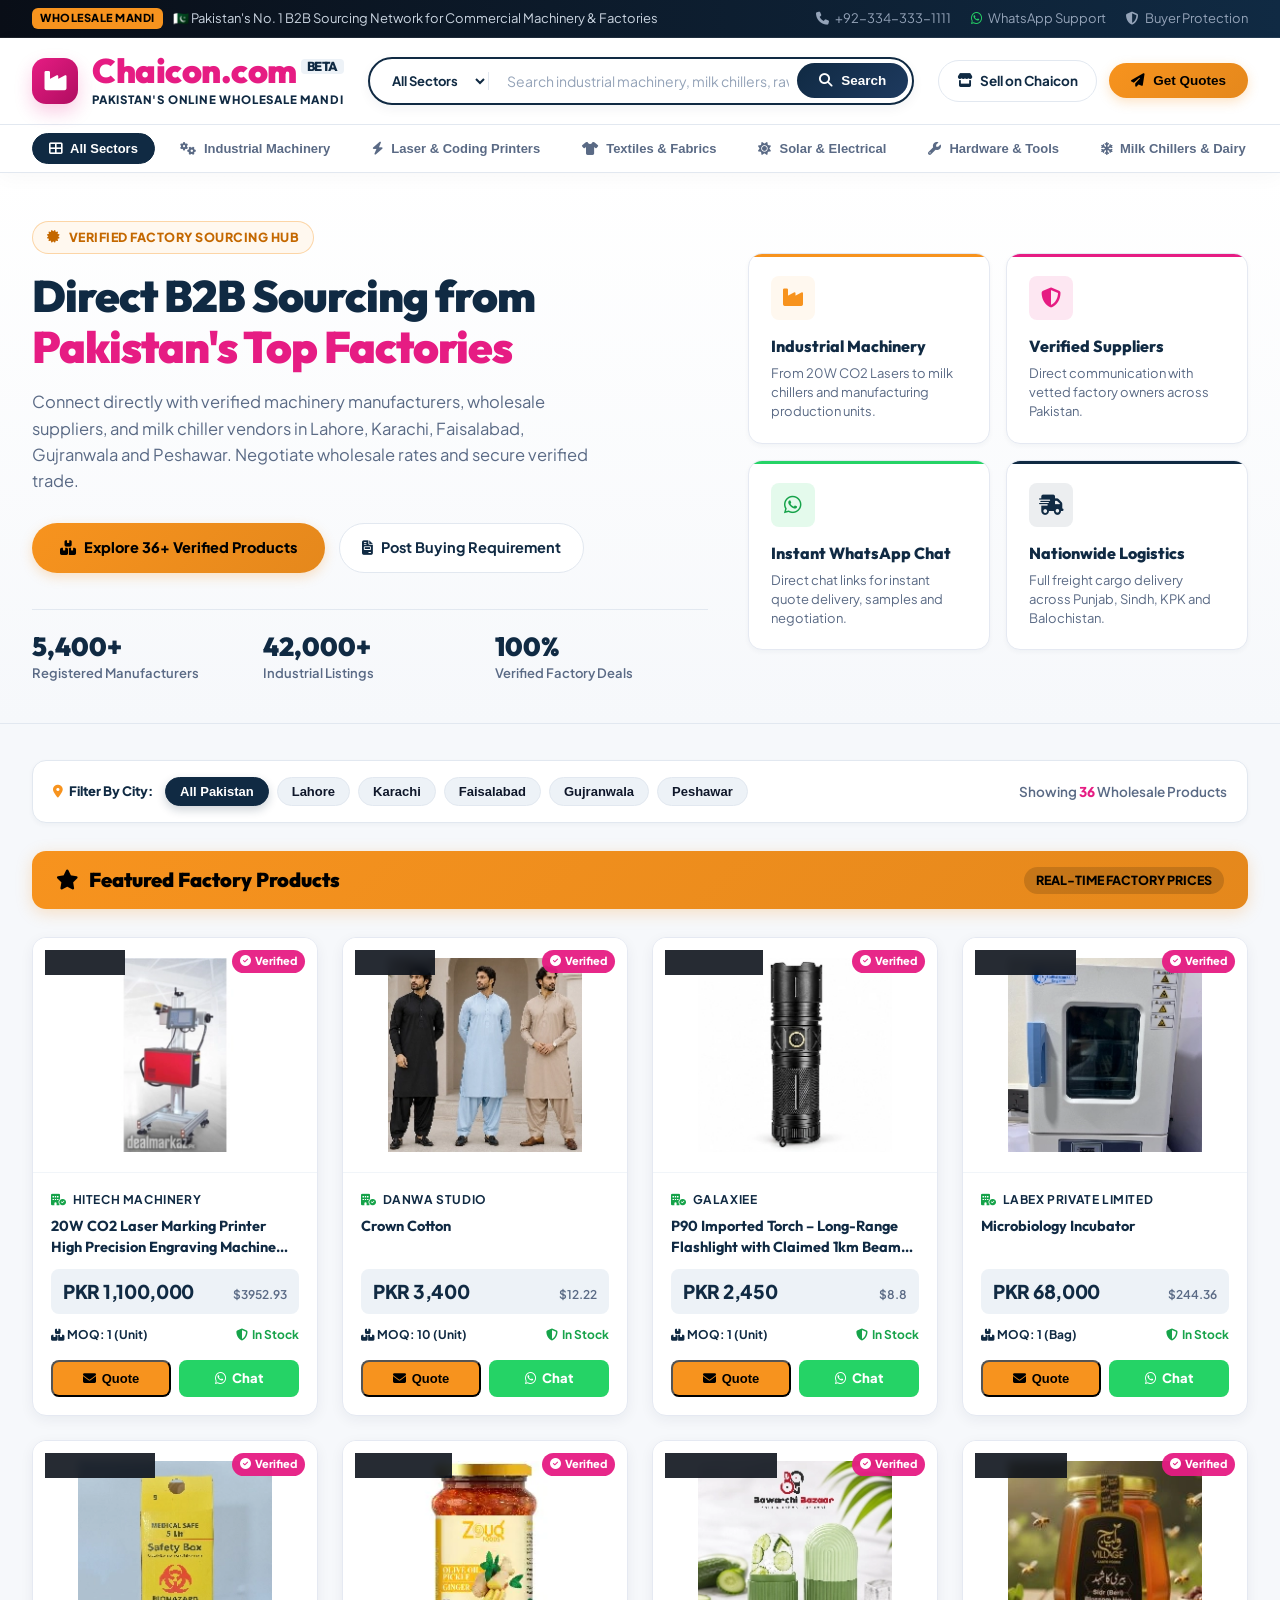
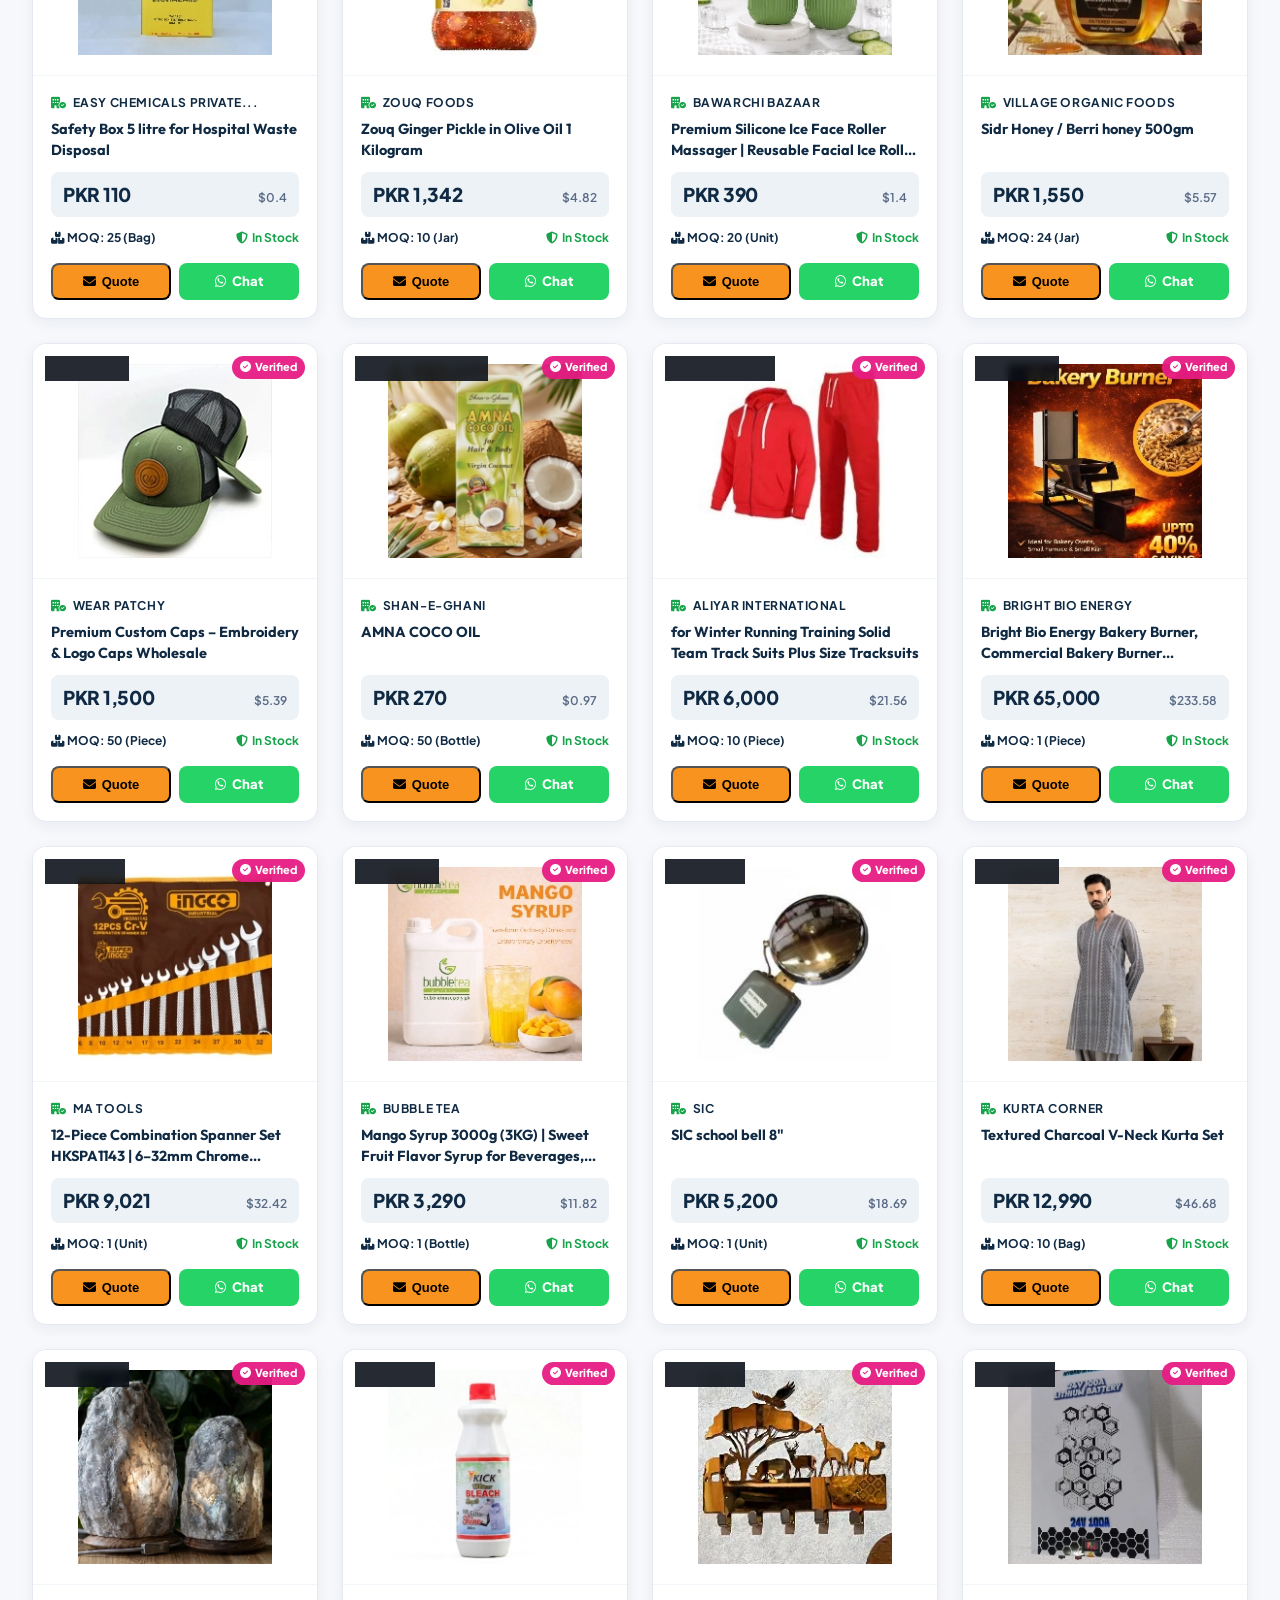
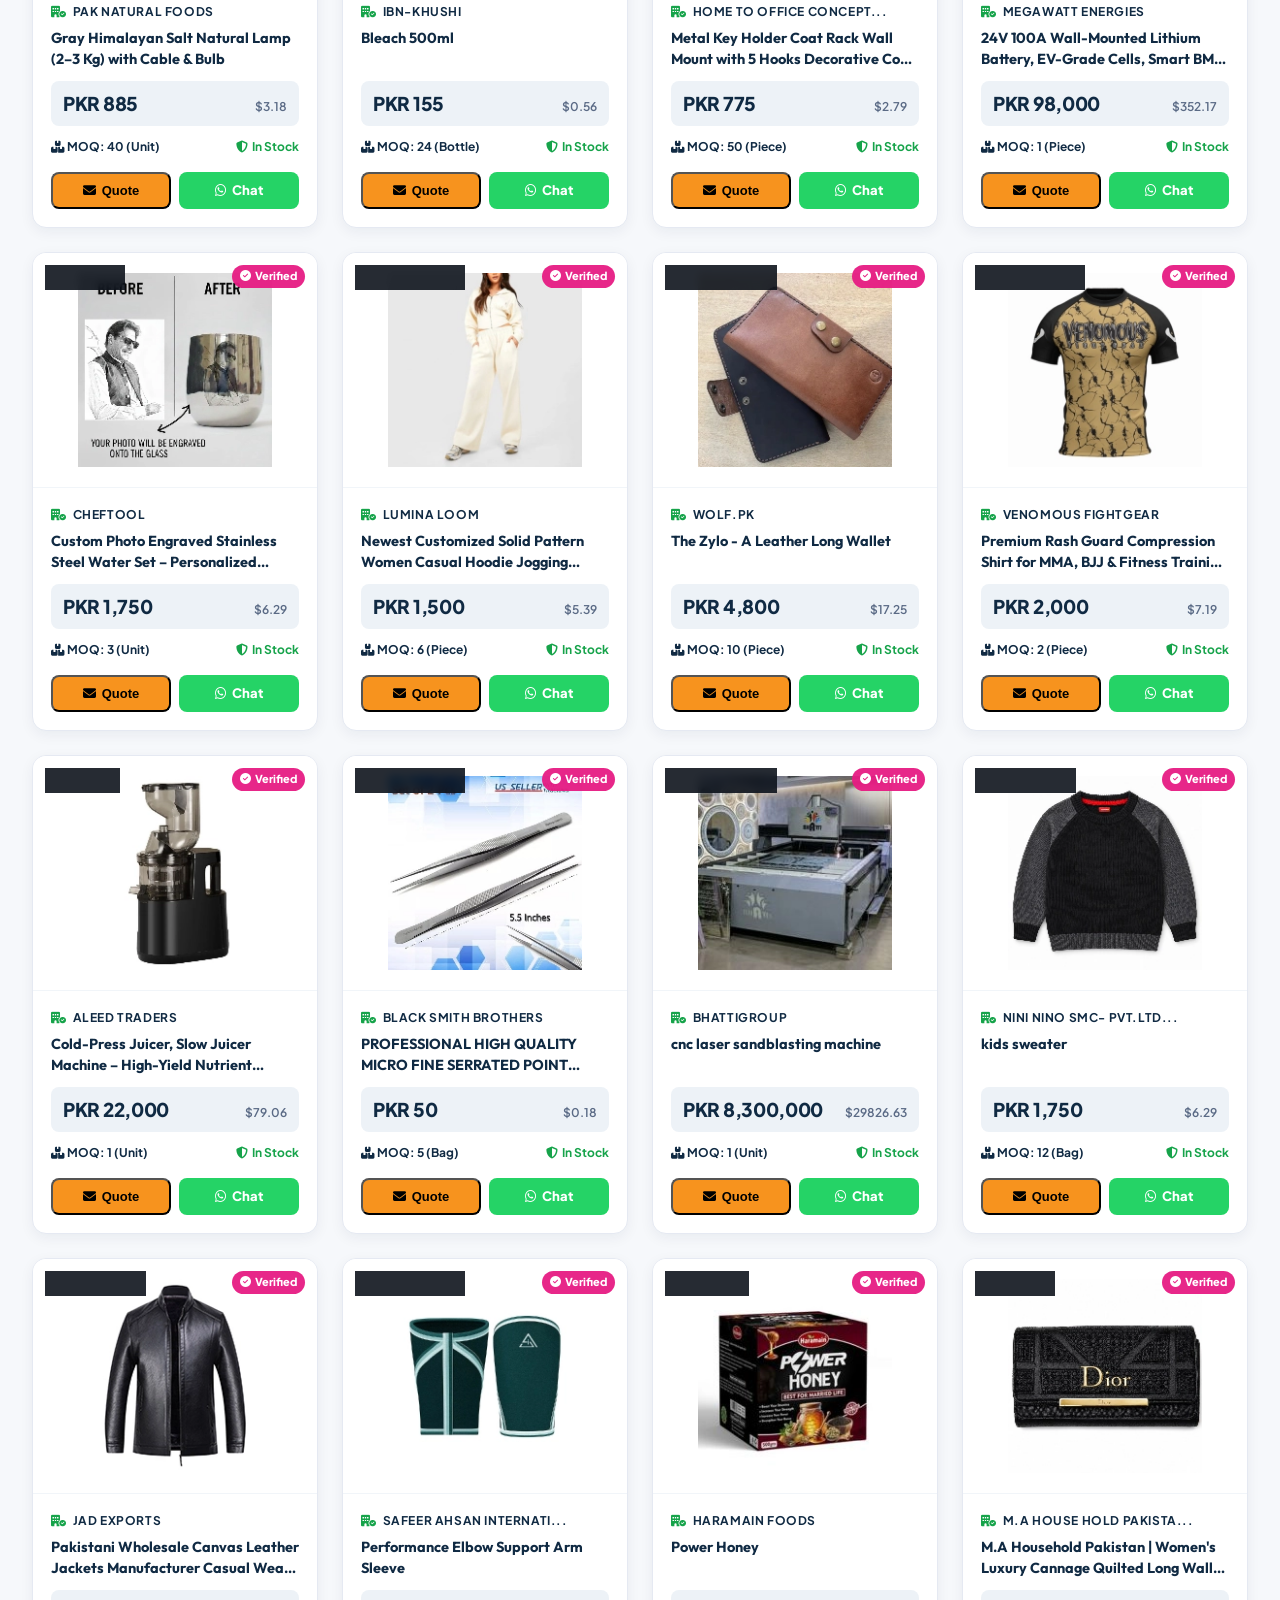
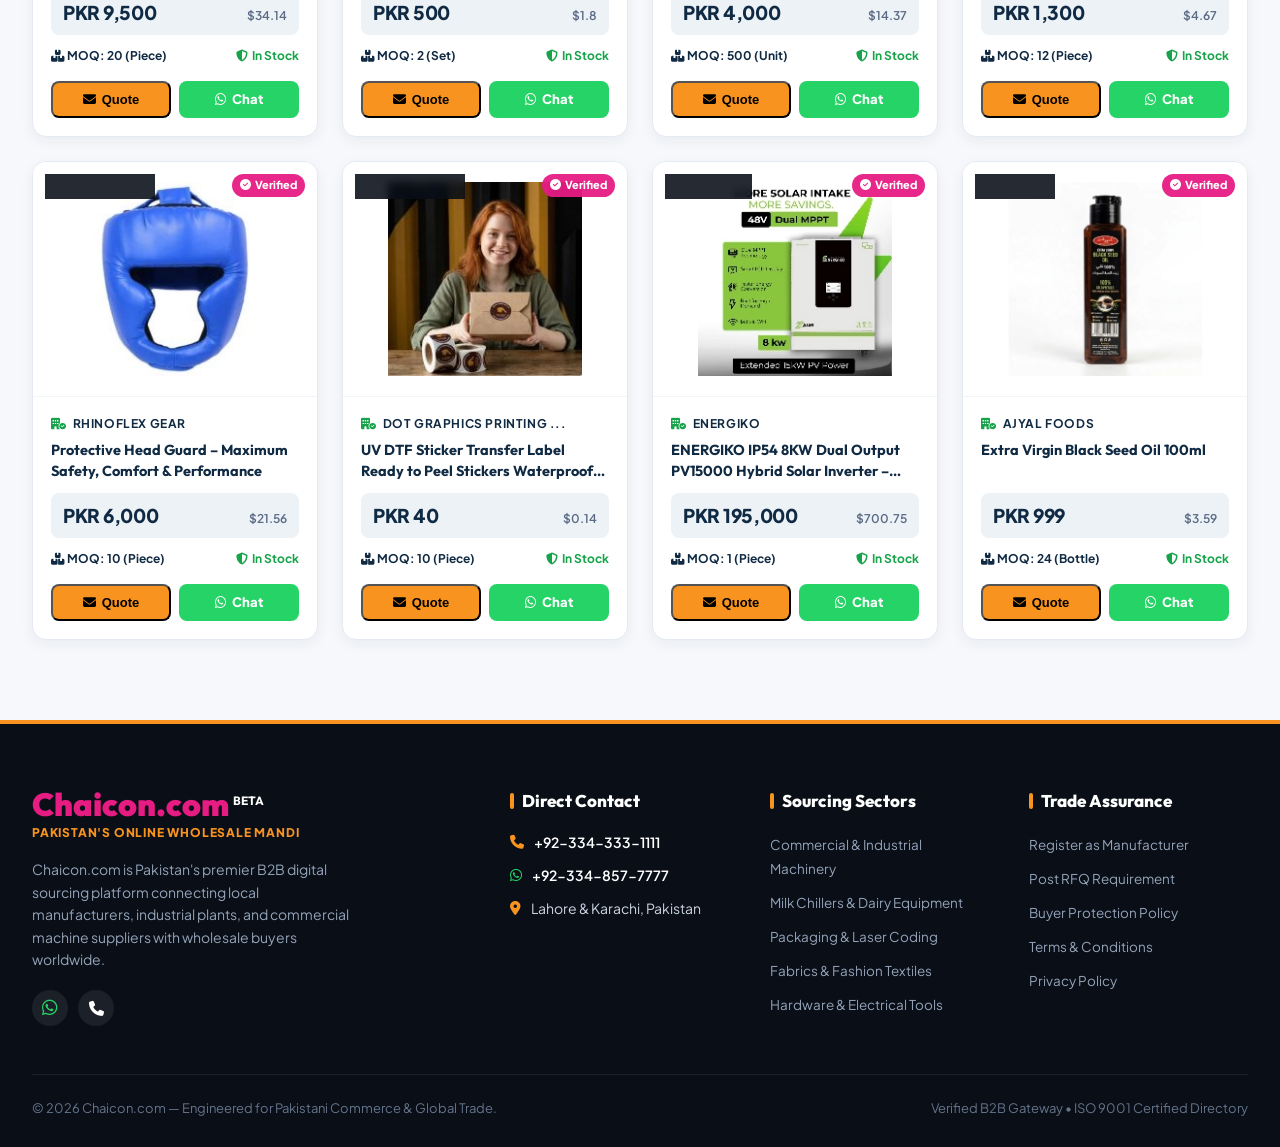
<file: index.html>
<!DOCTYPE html>
<html lang="en">
<head>
  <meta charset="UTF-8">
  <meta name="viewport" content="width=device-width, initial-scale=1.0">
  <title>Chaicon.com | Pakistan's Premier B2B Wholesale Mandi</title>
  <link rel="icon" href="assets/images/favicon-32x32.png" type="image/png">
  
  <!-- Premium Fonts -->
  <link rel="preconnect" href="https://fonts.googleapis.com">
  <link rel="preconnect" href="https://fonts.gstatic.com" crossorigin>
  <link href="https://fonts.googleapis.com/css2?family=Plus+Jakarta+Sans:wght@300;400;500;600;700;800&family=Outfit:wght@500;600;700;800;900&display=swap" rel="stylesheet">
  
  <!-- Font Awesome 6 Icons -->
  <link rel="stylesheet" href="https://cdnjs.cloudflare.com/ajax/libs/font-awesome/6.5.1/css/all.min.css">

  <style>
    /* ==========================================================
       CHAICON AUTHENTIC PREMIUM THEME
       Brand Magenta (#e61c83) | Warning Orange (#f7931e) | Deep Charcoal (#102a43)
       ========================================================== */
    :root {
      --brand-magenta: #e61c83;
      --brand-magenta-dark: #c01269;
      --brand-magenta-glow: rgba(230, 28, 131, 0.22);
      
      --brand-orange: #f7931e;
      --brand-orange-hover: #e5881c;
      --brand-orange-light: #fff8ef;
      --brand-orange-glow: rgba(247, 147, 30, 0.25);
      
      --brand-navy: #102a43;
      --brand-navy-light: #1e3a5f;
      --brand-dark: #090e17;
      
      --bg-page: #f6f8fb;
      --surface-white: #ffffff;
      --surface-subtle: #edf2f7;
      
      --text-dark: #0f172a;
      --text-muted: #5a6a85;
      --text-light: #94a3b8;
      
      --border-color: #e2e8f0;
      --border-card: #e5e9f2;
      
      --whatsapp-green: #25d366;
      --whatsapp-hover: #1eb855;
      
      --radius-xs: 6px;
      --radius-sm: 8px;
      --radius-md: 14px;
      --radius-lg: 20px;
      --radius-pill: 9999px;
      
      --shadow-subtle: 0 2px 5px rgba(16, 42, 67, 0.04);
      --shadow-card: 0 4px 14px rgba(16, 42, 67, 0.06);
      --shadow-hover: 0 16px 32px rgba(16, 42, 67, 0.12), 0 4px 8px rgba(0,0,0,0.04);
      --shadow-btn: 0 4px 12px var(--brand-orange-glow);
      
      --transition: all 0.28s cubic-bezier(0.4, 0, 0.2, 1);
    }

    * {
      box-sizing: border-box;
      margin: 0;
      padding: 0;
    }

    body {
      font-family: 'Plus Jakarta Sans', sans-serif;
      background-color: var(--bg-page);
      color: var(--text-dark);
      line-height: 1.5;
      overflow-x: hidden;
      -webkit-font-smoothing: antialiased;
    }

    h1, h2, h3, h4, .brand-logo-text {
      font-family: 'Outfit', sans-serif;
    }

    a {
      text-decoration: none;
      color: inherit;
      transition: var(--transition);
    }

    .container {
      width: 100%;
      max-width: 100%;
      margin: 0;
      padding: 0 32px;
    }

    /* TOP ANNOUNCEMENT BAR */
    .top-bar {
      background: linear-gradient(90deg, #090e17 0%, #102a43 100%);
      color: #cbd5e1;
      font-size: 13px;
      padding: 8px 0;
      border-bottom: 1px solid rgba(255,255,255,0.08);
    }
    .top-bar-inner {
      display: flex;
      justify-content: space-between;
      align-items: center;
      flex-wrap: wrap;
      gap: 12px;
    }
    .top-left {
      display: flex;
      align-items: center;
      gap: 10px;
    }
    .top-tag {
      background: var(--brand-orange);
      color: #000;
      font-weight: 800;
      font-size: 11px;
      padding: 2px 8px;
      border-radius: var(--radius-xs);
      letter-spacing: 0.5px;
      text-transform: uppercase;
    }
    .top-right {
      display: flex;
      align-items: center;
      gap: 20px;
      font-size: 13px;
    }
    .top-right a {
      display: inline-flex;
      align-items: center;
      gap: 6px;
      color: #94a3b8;
    }
    .top-right a:hover {
      color: var(--brand-orange);
    }

    /* MAIN HEADER */
    .site-header {
      background: rgba(255, 255, 255, 0.98);
      backdrop-filter: blur(12px);
      border-bottom: 1px solid var(--border-color);
      position: sticky;
      top: 0;
      z-index: 1000;
      box-shadow: 0 4px 20px rgba(0,0,0,0.03);
    }
    .header-main {
      padding: 16px 0;
      display: flex;
      align-items: center;
      justify-content: space-between;
      gap: 24px;
    }

    /* BRAND LOGO */
    .brand-group {
      display: flex;
      align-items: center;
      gap: 14px;
      text-decoration: none;
    }
    .brand-icon-box {
      width: 46px;
      height: 46px;
      border-radius: var(--radius-md);
      background: linear-gradient(135deg, var(--brand-magenta) 0%, #b00d60 100%);
      display: flex;
      align-items: center;
      justify-content: center;
      color: #ffffff;
      font-size: 22px;
      box-shadow: 0 8px 18px var(--brand-magenta-glow);
    }
    .brand-meta {
      display: flex;
      flex-direction: column;
    }
    .brand-logo-text {
      font-size: 34px;
      font-weight: 900;
      color: var(--brand-magenta);
      line-height: 1;
      letter-spacing: -0.5px;
      display: inline-flex;
      align-items: baseline;
    }
    .brand-logo-text sup {
      font-size: 13px;
      font-weight: 800;
      color: var(--brand-navy);
      margin-left: 4px;
      position: relative;
      top: -12px;
      background: var(--surface-subtle);
      padding: 1px 6px;
      border-radius: 4px;
    }
    .brand-tagline {
      font-size: 11.5px;
      font-weight: 800;
      color: var(--brand-navy);
      text-transform: uppercase;
      letter-spacing: 0.8px;
      margin-top: 3px;
    }

    /* SEARCH BAR */
    .header-search {
      flex: 1;
      max-width: 620px;
    }
    .search-pill-box {
      display: flex;
      align-items: center;
      background: #ffffff;
      border: 2px solid var(--brand-navy);
      border-radius: var(--radius-pill);
      padding: 3px 4px 3px 18px;
      box-shadow: 0 4px 12px rgba(16, 42, 67, 0.05);
      transition: var(--transition);
    }
    .search-pill-box:focus-within {
      border-color: var(--brand-orange);
      box-shadow: 0 0 0 4px var(--brand-orange-glow);
    }
    .search-category-select {
      background: transparent;
      border: none;
      font-size: 13px;
      font-weight: 700;
      color: var(--brand-navy);
      outline: none;
      cursor: pointer;
      padding-right: 12px;
      border-right: 1px solid #e2e8f0;
      margin-right: 10px;
      font-family: inherit;
    }
    .search-input {
      flex: 1;
      border: none;
      background: transparent;
      padding: 10px 8px;
      font-size: 14px;
      color: var(--text-dark);
      outline: none;
      font-family: inherit;
    }
    .search-input::placeholder {
      color: #94a3b8;
    }
    .search-action-btn {
      background: linear-gradient(135deg, var(--brand-navy) 0%, #1e3a5f 100%);
      color: #ffffff;
      border: none;
      border-radius: var(--radius-pill);
      padding: 10px 22px;
      font-weight: 700;
      font-size: 13.5px;
      cursor: pointer;
      display: flex;
      align-items: center;
      gap: 8px;
      transition: var(--transition);
    }
    .search-action-btn:hover {
      background: linear-gradient(135deg, var(--brand-orange) 0%, var(--brand-orange-hover) 100%);
      color: #000;
      box-shadow: var(--shadow-btn);
    }

    /* HEADER ACTIONS */
    .header-actions {
      display: flex;
      align-items: center;
      gap: 12px;
    }
    .btn-seller-link {
      background: #ffffff;
      border: 1.5px solid var(--border-color);
      color: var(--brand-navy);
      padding: 10px 18px;
      border-radius: var(--radius-pill);
      font-size: 13.5px;
      font-weight: 700;
      display: inline-flex;
      align-items: center;
      gap: 8px;
      transition: var(--transition);
    }
    .btn-seller-link:hover {
      border-color: var(--brand-magenta);
      color: var(--brand-magenta);
      background: rgba(230, 28, 131, 0.04);
    }
    .btn-rfq-quote {
      background: linear-gradient(135deg, var(--brand-orange) 0%, var(--brand-orange-hover) 100%);
      color: #000000;
      padding: 10px 22px;
      border-radius: var(--radius-pill);
      font-size: 13.5px;
      font-weight: 800;
      display: inline-flex;
      align-items: center;
      gap: 8px;
      box-shadow: var(--shadow-btn);
      border: none;
      cursor: pointer;
      transition: var(--transition);
    }
    .btn-rfq-quote:hover {
      transform: translateY(-2px);
      box-shadow: 0 8px 18px var(--brand-orange-glow);
      color: #ffffff;
    }

    /* SUB-NAV SECTORS STRIP */
    .subnav-sectors {
      background: #ffffff;
      border-top: 1px solid var(--border-color);
      padding: 8px 0;
    }
    .subnav-sectors .container {
      display: flex;
      align-items: center;
      gap: 8px;
      overflow-x: auto;
      scrollbar-width: none;
    }
    .subnav-sectors .container::-webkit-scrollbar { display: none; }
    
    .sector-pill {
      display: inline-flex;
      align-items: center;
      gap: 8px;
      padding: 7px 16px;
      border-radius: var(--radius-pill);
      font-size: 13px;
      font-weight: 600;
      color: var(--text-muted);
      background: transparent;
      border: 1px solid transparent;
      white-space: nowrap;
      cursor: pointer;
      transition: var(--transition);
    }
    .sector-pill:hover {
      color: var(--brand-navy);
      background: var(--surface-subtle);
    }
    .sector-pill.active {
      background: var(--brand-navy);
      color: #ffffff;
      border-color: var(--brand-navy);
    }

    /* HERO SHOWCASE SECTION */
    .hero-showcase {
      background: linear-gradient(180deg, #ffffff 0%, var(--bg-page) 100%);
      padding: 48px 0 40px;
      border-bottom: 1px solid var(--border-color);
      position: relative;
    }
    .hero-layout {
      display: grid;
      grid-template-columns: 1.15fr 0.85fr;
      gap: 40px;
      align-items: center;
    }
    .hero-pill-badge {
      display: inline-flex;
      align-items: center;
      gap: 8px;
      background: var(--brand-orange-light);
      border: 1px solid rgba(247, 147, 30, 0.35);
      color: #c46800;
      padding: 6px 14px;
      border-radius: var(--radius-pill);
      font-size: 12.5px;
      font-weight: 800;
      text-transform: uppercase;
      letter-spacing: 0.5px;
      margin-bottom: 16px;
    }
    .hero-title {
      font-size: 44px;
      font-weight: 900;
      color: var(--brand-navy);
      line-height: 1.18;
      letter-spacing: -1px;
      margin-bottom: 16px;
    }
    .hero-title .highlight-magenta {
      color: var(--brand-magenta);
      position: relative;
    }
    .hero-desc {
      font-size: 16.5px;
      color: var(--text-muted);
      line-height: 1.6;
      margin-bottom: 28px;
      max-width: 580px;
    }
    .hero-btn-row {
      display: flex;
      gap: 14px;
      flex-wrap: wrap;
    }

    /* HERO STATS BAR */
    .hero-stats-row {
      display: grid;
      grid-template-columns: repeat(3, 1fr);
      gap: 18px;
      margin-top: 36px;
      padding-top: 24px;
      border-top: 1px solid var(--border-color);
    }
    .stat-box h3 {
      font-size: 26px;
      font-weight: 900;
      color: var(--brand-navy);
      line-height: 1;
    }
    .stat-box p {
      font-size: 13px;
      color: var(--text-muted);
      margin-top: 4px;
      font-weight: 600;
    }

    /* VALUE PROPOSITIONS 2x2 GRID */
    .hero-cards-grid {
      display: grid;
      grid-template-columns: 1fr 1fr;
      gap: 16px;
    }
    .value-box {
      background: #ffffff;
      border: 1px solid var(--border-card);
      border-radius: var(--radius-md);
      padding: 22px;
      box-shadow: var(--shadow-subtle);
      transition: var(--transition);
      position: relative;
      overflow: hidden;
    }
    .value-box:hover {
      transform: translateY(-4px);
      box-shadow: var(--shadow-hover);
      border-color: var(--brand-orange);
    }
    .value-box-top-border {
      position: absolute;
      top: 0;
      left: 0;
      right: 0;
      height: 3px;
    }
    .border-orange { background: var(--brand-orange); }
    .border-magenta { background: var(--brand-magenta); }
    .border-navy { background: var(--brand-navy); }
    .border-green { background: var(--whatsapp-green); }

    .value-icon {
      width: 44px;
      height: 44px;
      border-radius: var(--radius-sm);
      display: flex;
      align-items: center;
      justify-content: center;
      font-size: 20px;
      margin-bottom: 14px;
    }
    .icon-bg-orange { background: var(--brand-orange-light); color: var(--brand-orange); }
    .icon-bg-magenta { background: rgba(230, 28, 131, 0.1); color: var(--brand-magenta); }
    .icon-bg-navy { background: rgba(16, 42, 67, 0.08); color: var(--brand-navy); }
    .icon-bg-green { background: rgba(37, 211, 102, 0.12); color: #16a34a; }

    .value-box h4 {
      font-size: 16px;
      font-weight: 800;
      color: var(--brand-navy);
      margin-bottom: 6px;
    }
    .value-box p {
      font-size: 13px;
      color: var(--text-muted);
      line-height: 1.45;
    }

    /* FILTER & SEARCH CONTROL BAR */
    .filter-ctrl-bar {
      margin-top: 36px;
      margin-bottom: 28px;
    }
    .filter-ctrl-inner {
      background: #ffffff;
      border: 1px solid var(--border-color);
      border-radius: var(--radius-md);
      padding: 16px 20px;
      display: flex;
      align-items: center;
      justify-content: space-between;
      flex-wrap: wrap;
      gap: 16px;
      box-shadow: var(--shadow-subtle);
    }
    .city-pills-wrap {
      display: flex;
      align-items: center;
      gap: 8px;
      flex-wrap: wrap;
    }
    .filter-label {
      font-size: 13px;
      font-weight: 800;
      color: var(--brand-navy);
      display: flex;
      align-items: center;
      gap: 6px;
      margin-right: 4px;
    }
    .city-filter-btn {
      padding: 6px 14px;
      border-radius: var(--radius-pill);
      font-size: 13px;
      font-weight: 600;
      border: 1px solid var(--border-color);
      background: var(--surface-subtle);
      color: var(--text-dark);
      cursor: pointer;
      transition: var(--transition);
    }
    .city-filter-btn:hover {
      background: #ffffff;
      border-color: var(--brand-navy);
    }
    .city-filter-btn.active {
      background: var(--brand-navy);
      color: #ffffff;
      border-color: var(--brand-navy);
      box-shadow: 0 4px 10px rgba(16, 42, 67, 0.2);
    }
    .filter-meta-count {
      font-size: 13.5px;
      color: var(--text-muted);
      font-weight: 600;
    }
    .filter-meta-count strong {
      color: var(--brand-magenta);
      font-weight: 800;
    }

    /* SECTION ORANGE HEADER STRIP (CHAICON ORIGINAL SIGNATURE) */
    .section-banner-heading {
      background: linear-gradient(135deg, var(--brand-orange) 0%, var(--brand-orange-hover) 100%);
      color: #000000;
      padding: 14px 24px;
      border-radius: var(--radius-md);
      display: flex;
      align-items: center;
      justify-content: space-between;
      margin-bottom: 28px;
      box-shadow: 0 4px 16px var(--brand-orange-glow);
    }
    .section-banner-heading h3 {
      font-size: 20px;
      font-weight: 900;
      color: #000000;
      display: flex;
      align-items: center;
      gap: 10px;
      margin: 0;
    }
    .section-banner-badge {
      background: rgba(0, 0, 0, 0.15);
      color: #000;
      padding: 4px 12px;
      border-radius: var(--radius-pill);
      font-size: 12.5px;
      font-weight: 800;
      text-transform: uppercase;
    }

    /* MAIN PRODUCT SECTION */
    .product-showcase-section {
      padding-bottom: 80px;
    }
    .product-grid-layout {
      display: grid;
      grid-template-columns: repeat(auto-fill, minmax(285px, 1fr));
      gap: 24px;
    }

    /* HIGH-CONVERTING PRODUCT CARD */
    .catalog-card {
      background: #ffffff;
      border: 1px solid var(--border-card);
      border-radius: var(--radius-md);
      overflow: hidden;
      display: flex;
      flex-direction: column;
      position: relative;
      transition: var(--transition);
      box-shadow: var(--shadow-card);
    }
    .catalog-card:hover {
      transform: translateY(-6px);
      box-shadow: var(--shadow-hover);
      border-color: var(--brand-orange);
    }

    /* CARD IMAGE WRAPPER */
    .card-photo-box {
      width: 100%;
      height: 235px;
      background: #ffffff;
      display: flex;
      align-items: center;
      justify-content: center;
      padding: 20px;
      position: relative;
      border-bottom: 1px solid #f1f5f9;
      overflow: hidden;
    }
    .card-photo-box img {
      max-width: 100%;
      max-height: 100%;
      object-fit: contain;
      transition: transform 0.4s cubic-bezier(0.165, 0.84, 0.44, 1);
    }
    .catalog-card:hover .card-photo-box img {
      transform: scale(1.08);
    }

    /* CARD BADGES */
    .badge-city-loc {
      position: absolute;
      top: 12px;
      left: 12px;
      background: rgba(9, 14, 23, 0.88);
      backdrop-filter: blur(4px);
      color: #ffffff;
      font-size: 11px;
      font-weight: 700;
      padding: 4px 9px;
      border-radius: var(--radius-pill);
      text-transform: uppercase;
      letter-spacing: 0.4px;
      display: flex;
      align-items: center;
      gap: 5px;
      z-index: 2;
    }
    .badge-city-loc i {
      color: var(--brand-orange);
    }

    .badge-verified-tag {
      position: absolute;
      top: 12px;
      right: 12px;
      background: rgba(230, 28, 131, 0.95);
      color: #ffffff;
      font-size: 11px;
      font-weight: 800;
      padding: 3px 8px;
      border-radius: var(--radius-pill);
      display: flex;
      align-items: center;
      gap: 4px;
      z-index: 2;
    }

    /* CARD BODY DETAILS */
    .card-details-box {
      padding: 18px;
      display: flex;
      flex-direction: column;
      flex: 1;
    }

    .seller-brand-heading {
      font-size: 12px;
      font-weight: 700;
      color: var(--brand-navy);
      text-transform: uppercase;
      letter-spacing: 0.6px;
      margin-bottom: 6px;
      display: flex;
      align-items: center;
      gap: 6px;
    }
    .seller-brand-heading i {
      color: #16a34a;
    }

    .card-item-title {
      font-size: 14.5px;
      font-weight: 700;
      color: var(--brand-navy);
      line-height: 1.45;
      margin-bottom: 12px;
      display: -webkit-box;
      -webkit-line-clamp: 2;
      -webkit-box-orient: vertical;
      overflow: hidden;
      min-height: 42px;
    }

    /* PRICE BOX */
    .price-strip-box {
      background: var(--surface-subtle);
      border-radius: var(--radius-sm);
      padding: 8px 12px;
      margin-bottom: 12px;
      display: flex;
      align-items: baseline;
      justify-content: space-between;
    }
    .pkr-main-rate {
      font-size: 19px;
      font-weight: 900;
      color: var(--brand-navy);
      letter-spacing: -0.3px;
    }
    .usd-approx-rate {
      font-size: 12px;
      color: var(--text-muted);
      font-weight: 600;
    }

    /* MOQ & STOCK */
    .meta-moq-info {
      display: flex;
      align-items: center;
      justify-content: space-between;
      font-size: 12px;
      color: var(--text-muted);
      margin-bottom: 16px;
    }
    .moq-tag-box {
      font-weight: 700;
      color: var(--brand-navy);
    }
    .stock-tag-box {
      color: #16a34a;
      font-weight: 700;
      display: flex;
      align-items: center;
      gap: 4px;
    }

    /* CARD BUTTON ACTIONS */
    .card-cta-group {
      display: grid;
      grid-template-columns: 1fr 1fr;
      gap: 8px;
      margin-top: auto;
    }
    .btn-card-rfq {
      background: var(--brand-orange);
      color: #000000;
      font-size: 13px;
      font-weight: 800;
      padding: 9px 0;
      border-radius: var(--radius-sm);
      text-align: center;
      display: flex;
      align-items: center;
      justify-content: center;
      gap: 6px;
      transition: var(--transition);
      cursor: pointer;
    }
    .btn-card-rfq:hover {
      background: var(--brand-orange-hover);
      color: #ffffff;
    }
    .btn-card-whatsapp {
      background: var(--whatsapp-green);
      color: #ffffff;
      font-size: 13px;
      font-weight: 800;
      padding: 9px 0;
      border-radius: var(--radius-sm);
      text-align: center;
      display: flex;
      align-items: center;
      justify-content: center;
      gap: 6px;
      transition: var(--transition);
      cursor: pointer;
    }
    .btn-card-whatsapp:hover {
      background: var(--whatsapp-hover);
      box-shadow: 0 4px 10px rgba(37, 211, 102, 0.3);
    }

    /* INQUIRY POPUP MODAL */
    .inquiry-overlay {
      position: fixed;
      inset: 0;
      background: rgba(9, 14, 23, 0.65);
      backdrop-filter: blur(5px);
      z-index: 2000;
      display: none;
      align-items: center;
      justify-content: center;
      padding: 20px;
    }
    .inquiry-overlay.active {
      display: flex;
    }
    .inquiry-box-window {
      background: #ffffff;
      border-radius: var(--radius-lg);
      max-width: 480px;
      width: 100%;
      padding: 32px;
      position: relative;
      box-shadow: 0 25px 60px rgba(0, 0, 0, 0.25);
      border-top: 5px solid var(--brand-orange);
      animation: modalSlideUp 0.24s ease-out;
    }
    @keyframes modalSlideUp {
      from { transform: translateY(20px); opacity: 0; }
      to { transform: translateY(0); opacity: 1; }
    }
    .inquiry-close-x {
      position: absolute;
      top: 18px;
      right: 18px;
      background: var(--surface-subtle);
      border: none;
      width: 32px;
      height: 32px;
      border-radius: 50%;
      cursor: pointer;
      display: flex;
      align-items: center;
      justify-content: center;
      color: var(--text-muted);
      transition: var(--transition);
    }
    .inquiry-close-x:hover {
      background: #fee2e2;
      color: #ef4444;
    }
    .inquiry-box-window h3 {
      font-size: 22px;
      font-weight: 800;
      color: var(--brand-navy);
      margin-bottom: 6px;
    }
    .inquiry-box-window p {
      font-size: 13.5px;
      color: var(--text-muted);
      margin-bottom: 20px;
    }
    .input-row {
      margin-bottom: 14px;
    }
    .input-row label {
      display: block;
      font-size: 13px;
      font-weight: 700;
      color: var(--brand-navy);
      margin-bottom: 6px;
    }
    .input-row input, .input-row textarea {
      width: 100%;
      padding: 10px 14px;
      border: 1.5px solid var(--border-color);
      border-radius: var(--radius-sm);
      font-size: 14px;
      font-family: inherit;
      outline: none;
      transition: var(--transition);
    }
    .input-row input:focus, .input-row textarea:focus {
      border-color: var(--brand-orange);
      box-shadow: 0 0 0 3px var(--brand-orange-glow);
    }
    .btn-submit-rfq {
      width: 100%;
      padding: 12px;
      background: linear-gradient(135deg, var(--brand-orange) 0%, var(--brand-orange-hover) 100%);
      color: #000;
      font-weight: 800;
      font-size: 14.5px;
      border: none;
      border-radius: var(--radius-sm);
      cursor: pointer;
      margin-top: 10px;
      box-shadow: var(--shadow-btn);
      transition: var(--transition);
    }
    .btn-submit-rfq:hover {
      color: #fff;
      transform: translateY(-1px);
    }

    /* FOOTER (SIGNATURE CHAICON BLACK FOOTER WITH BRAND ACCENTS) */
    .master-footer {
      background: #090e17;
      color: #cbd5e1;
      padding: 64px 0 28px;
      border-top: 4px solid var(--brand-orange);
      position: relative;
    }
    .footer-grid-layout {
      display: grid;
      grid-template-columns: 2fr 1fr 1fr 1fr;
      gap: 40px;
      margin-bottom: 48px;
    }
    .footer-about h2 {
      font-size: 32px;
      font-weight: 900;
      color: var(--brand-magenta);
      line-height: 1;
      margin-bottom: 4px;
    }
    .footer-about h2 span {
      color: #ffffff;
      font-size: 12px;
      vertical-align: super;
      font-weight: 700;
      margin-left: 4px;
    }
    .footer-tagline-text {
      font-size: 12px;
      font-weight: 800;
      color: var(--brand-orange);
      text-transform: uppercase;
      letter-spacing: 0.8px;
      margin-bottom: 16px;
    }
    .footer-about p {
      font-size: 14px;
      color: #94a3b8;
      line-height: 1.6;
      max-width: 320px;
      margin-bottom: 20px;
    }
    .footer-column-title {
      font-size: 17px;
      font-weight: 800;
      color: #ffffff;
      margin-bottom: 18px;
      display: flex;
      align-items: center;
      gap: 8px;
    }
    .footer-column-title::before {
      content: '';
      display: inline-block;
      width: 4px;
      height: 16px;
      background: var(--brand-orange);
      border-radius: 2px;
    }
    .footer-links-list {
      list-style: none;
    }
    .footer-links-list li {
      margin-bottom: 10px;
    }
    .footer-links-list a {
      font-size: 13.5px;
      color: #94a3b8;
    }
    .footer-links-list a:hover {
      color: var(--brand-orange);
      padding-left: 4px;
    }
    .footer-direct-contact {
      display: flex;
      flex-direction: column;
      gap: 12px;
    }
    .contact-line {
      display: flex;
      align-items: center;
      gap: 10px;
      font-size: 14px;
      color: #cbd5e1;
    }
    .contact-line a {
      color: #ffffff;
      font-weight: 600;
    }
    .contact-line a:hover {
      color: var(--brand-orange);
    }
    .footer-bottom-bar {
      border-top: 1px solid rgba(255, 255, 255, 0.08);
      padding-top: 24px;
      display: flex;
      justify-content: space-between;
      align-items: center;
      font-size: 13px;
      color: #64748b;
      flex-wrap: wrap;
      gap: 12px;
    }

    /* RESPONSIVE DESIGN */
    @media (max-width: 1024px) {
      .hero-layout { grid-template-columns: 1fr; }
      .footer-grid-layout { grid-template-columns: 1fr 1fr; }
    }
    @media (max-width: 768px) {
      .header-main { flex-wrap: wrap; }
      .header-search { order: 3; max-width: 100%; width: 100%; margin-top: 4px; }
      .hero-title { font-size: 32px; }
      .hero-cards-grid { grid-template-columns: 1fr; }
      .product-grid-layout { grid-template-columns: 1fr; }
      .footer-grid-layout { grid-template-columns: 1fr; }
    }
  </style>
</head>
<body>

  <!-- TOP ANNOUNCEMENT BAR -->
  <div class="top-bar">
    <div class="container">
      <div class="top-bar-inner">
        <div class="top-left">
          <span class="top-tag">Wholesale Mandi</span>
          <span>🇵🇰 Pakistan's No. 1 B2B Sourcing Network for Commercial Machinery & Factories</span>
        </div>
        <div class="top-right">
          <a href="tel:+923343331111"><i class="fa fa-phone"></i> +92-334-333-1111</a>
          <a href="https://api.whatsapp.com/send/?phone=923348577777" target="_blank"><i class="fa-brands fa-whatsapp" style="color: #25d366;"></i> WhatsApp Support</a>
          <a href="#about"><i class="fa fa-shield-alt"></i> Buyer Protection</a>
        </div>
      </div>
    </div>
  </div>

  <!-- STICKY SITE HEADER -->
  <header class="site-header">
    <div class="container">
      <div class="header-main">
        <!-- Logo -->
        <a href="/" class="brand-group">
          <div class="brand-icon-box">
            <i class="fa-solid fa-industry"></i>
          </div>
          <div class="brand-meta">
            <div class="brand-logo-text">
              Chaicon.com<sup>BETA</sup>
            </div>
            <div class="brand-tagline">
              Pakistan's Online Wholesale Mandi
            </div>
          </div>
        </a>

        <!-- Search Bar -->
        <div class="header-search">
          <div class="search-pill-box">
            <select class="search-category-select" id="searchCategory">
              <option value="all">All Sectors</option>
              <option value="machinery">Machinery</option>
              <option value="suppliers">Suppliers</option>
            </select>
            <input type="text" id="searchInput" class="search-input" placeholder="Search industrial machinery, milk chillers, raw materials...">
            <button type="button" id="searchBtn" class="search-action-btn">
              <i class="fa fa-search"></i>
              <span>Search</span>
            </button>
          </div>
        </div>

        <!-- Action CTAs -->
        <div class="header-actions">
          <a href="javascript:void(0)" onclick="openModal('Register as Verified Supplier')" class="btn-seller-link">
            <i class="fa fa-store"></i>
            <span>Sell on Chaicon</span>
          </a>
          <button type="button" onclick="openModal('Post Direct RFQ / Buying Requirement')" class="btn-rfq-quote">
            <i class="fa fa-paper-plane"></i>
            <span>Get Quotes</span>
          </button>
        </div>
      </div>
    </div>

    <!-- Subnav Categories -->
    <div class="subnav-sectors">
      <div class="container">
        <button class="sector-pill active" onclick="filterCategory('all', this)"><i class="fa fa-th-large"></i> All Sectors</button>
        <button class="sector-pill" onclick="filterCategory('machinery', this)"><i class="fa fa-cogs"></i> Industrial Machinery</button>
        <button class="sector-pill" onclick="filterCategory('laser', this)"><i class="fa fa-bolt"></i> Laser & Coding Printers</button>
        <button class="sector-pill" onclick="filterCategory('cotton', this)"><i class="fa fa-tshirt"></i> Textiles & Fabrics</button>
        <button class="sector-pill" onclick="filterCategory('solar', this)"><i class="fa fa-sun"></i> Solar & Electrical</button>
        <button class="sector-pill" onclick="filterCategory('torch', this)"><i class="fa fa-wrench"></i> Hardware & Tools</button>
        <button class="sector-pill" onclick="filterCategory('chiller', this)"><i class="fa fa-snowflake"></i> Milk Chillers & Dairy</button>
      </div>
    </div>
  </header>

  <!-- HERO SECTION -->
  <section class="hero-showcase">
    <div class="container">
      <div class="hero-layout">
        <div>
          <div class="hero-pill-badge">
            <i class="fa fa-certificate"></i> Verified Factory Sourcing Hub
          </div>
          <h1 class="hero-title">
            Direct B2B Sourcing from <span class="highlight-magenta">Pakistan's Top Factories</span>
          </h1>
          <p class="hero-desc">
            Connect directly with verified machinery manufacturers, wholesale suppliers, and milk chiller vendors in Lahore, Karachi, Faisalabad, Gujranwala and Peshawar. Negotiate wholesale rates and secure verified trade.
          </p>
          <div class="hero-btn-row">
            <a href="#browse-catalog" class="btn-rfq-quote" style="padding: 13px 28px; font-size: 14.5px;">
              <i class="fa fa-boxes"></i> Explore 36+ Verified Products
            </a>
            <a href="javascript:void(0)" onclick="openModal('Post Direct Buying Requirement')" class="btn-seller-link" style="padding: 13px 22px; font-size: 14.5px;">
              <i class="fa fa-file-invoice"></i> Post Buying Requirement
            </a>
          </div>

          <div class="hero-stats-row">
            <div class="stat-box">
              <h3>5,400+</h3>
              <p>Registered Manufacturers</p>
            </div>
            <div class="stat-box">
              <h3>42,000+</h3>
              <p>Industrial Listings</p>
            </div>
            <div class="stat-box">
              <h3>100%</h3>
              <p>Verified Factory Deals</p>
            </div>
          </div>
        </div>

        <!-- 2x2 Feature Highlights -->
        <div class="hero-cards-grid">
          <div class="value-box">
            <div class="value-box-top-border border-orange"></div>
            <div class="value-icon icon-bg-orange">
              <i class="fa fa-industry"></i>
            </div>
            <h4>Industrial Machinery</h4>
            <p>From 20W CO2 Lasers to milk chillers and manufacturing production units.</p>
          </div>

          <div class="value-box">
            <div class="value-box-top-border border-magenta"></div>
            <div class="value-icon icon-bg-magenta">
              <i class="fa fa-shield-alt"></i>
            </div>
            <h4>Verified Suppliers</h4>
            <p>Direct communication with vetted factory owners across Pakistan.</p>
          </div>

          <div class="value-box">
            <div class="value-box-top-border border-green"></div>
            <div class="value-icon icon-bg-green">
              <i class="fa-brands fa-whatsapp"></i>
            </div>
            <h4>Instant WhatsApp Chat</h4>
            <p>Direct chat links for instant quote delivery, samples and negotiation.</p>
          </div>

          <div class="value-box">
            <div class="value-box-top-border border-navy"></div>
            <div class="value-icon icon-bg-navy">
              <i class="fa fa-truck-fast"></i>
            </div>
            <h4>Nationwide Logistics</h4>
            <p>Full freight cargo delivery across Punjab, Sindh, KPK and Balochistan.</p>
          </div>
        </div>
      </div>
    </div>
  </section>

  <!-- PRODUCT CATALOG SECTION -->
  <main class="product-showcase-section" id="browse-catalog">
    <div class="container">
      
      <!-- Interactive City Filters Bar -->
      <div class="filter-ctrl-bar">
        <div class="filter-ctrl-inner">
          <div class="city-pills-wrap">
            <span class="filter-label"><i class="fa fa-map-marker-alt" style="color: var(--brand-orange);"></i> Filter By City:</span>
            <button type="button" class="city-filter-btn active" onclick="filterCity('all', this)">All Pakistan</button>
            <button type="button" class="city-filter-btn" onclick="filterCity('Lahore', this)">Lahore</button>
            <button type="button" class="city-filter-btn" onclick="filterCity('Karachi', this)">Karachi</button>
            <button type="button" class="city-filter-btn" onclick="filterCity('Faisalabad', this)">Faisalabad</button>
            <button type="button" class="city-filter-btn" onclick="filterCity('Gujranwala', this)">Gujranwala</button>
            <button type="button" class="city-filter-btn" onclick="filterCity('Peshawar', this)">Peshawar</button>
          </div>
          <div class="filter-meta-count">
            Showing <strong id="productCounter">36</strong> Wholesale Products
          </div>
        </div>
      </div>

      <!-- Signature Orange Section Heading Strip -->
      <div class="section-banner-heading">
        <h3><i class="fa fa-star"></i> Featured Factory Products</h3>
        <span class="section-banner-badge">Real-Time Factory Prices</span>
      </div>

      <!-- Dynamic Product Cards Grid -->
      <div class="product-grid-layout" id="productsGrid">
        <!-- Rendered via JavaScript -->
      </div>
    </div>
  </main>

  <!-- INQUIRY POPUP MODAL -->
  <div class="inquiry-overlay" id="inquiryModal">
    <div class="inquiry-box-window">
      <button class="inquiry-close-x" onclick="closeModal()"><i class="fa fa-times"></i></button>
      <h3 id="modalHeading">Request for Quotation</h3>
      <p>Fill out the details below and verified factory suppliers will get in touch with you directly.</p>
      <form onsubmit="handleInquirySubmit(event)">
        <div class="input-row">
          <label>Your Name / Company Name</label>
          <input type="text" required placeholder="e.g. Eastern Engineering Works">
        </div>
        <div class="input-row">
          <label>Phone / WhatsApp Number</label>
          <input type="tel" required placeholder="e.g. 0300 1234567">
        </div>
        <div class="input-row">
          <label>Required Quantity & Specifications</label>
          <textarea rows="3" required placeholder="Describe unit quantity, delivery location, technical requirements..."></textarea>
        </div>
        <button type="submit" class="btn-submit-rfq">Send Inquiry to Supplier</button>
      </form>
    </div>
  </div>

  <!-- SIGNATURE BLACK FOOTER -->
  <footer class="master-footer" id="about">
    <div class="container">
      <div class="footer-grid-layout">
        <div class="footer-about">
          <h2>Chaicon.com<span>BETA</span></h2>
          <div class="footer-tagline-text">Pakistan's Online Wholesale Mandi</div>
          <p>
            Chaicon.com is Pakistan's premier B2B digital sourcing platform connecting local manufacturers, industrial plants, and commercial machine suppliers with wholesale buyers worldwide.
          </p>
          <div style="display: flex; gap: 10px;">
            <a href="https://api.whatsapp.com/send/?phone=923348577777" target="_blank" style="width:36px; height:36px; border-radius:50%; background:rgba(255,255,255,0.08); display:flex; align-items:center; justify-content:center; color:#25d366; font-size:18px;"><i class="fa-brands fa-whatsapp"></i></a>
            <a href="tel:+923343331111" style="width:36px; height:36px; border-radius:50%; background:rgba(255,255,255,0.08); display:flex; align-items:center; justify-content:center; color:#ffffff; font-size:15px;"><i class="fa fa-phone"></i></a>
          </div>
        </div>

        <div>
          <h4 class="footer-column-title">Direct Contact</h4>
          <div class="footer-direct-contact">
            <div class="contact-line">
              <i class="fa fa-phone" style="color: var(--brand-orange);"></i>
              <a href="tel:+923343331111">+92-334-333-1111</a>
            </div>
            <div class="contact-line">
              <i class="fa-brands fa-whatsapp" style="color: var(--whatsapp-green);"></i>
              <a href="https://api.whatsapp.com/send/?phone=923348577777" target="_blank">+92-334-857-7777</a>
            </div>
            <div class="contact-line">
              <i class="fa fa-map-marker-alt" style="color: var(--brand-orange);"></i>
              <span>Lahore & Karachi, Pakistan</span>
            </div>
          </div>
        </div>

        <div>
          <h4 class="footer-column-title">Sourcing Sectors</h4>
          <ul class="footer-links-list">
            <li><a href="#">Commercial & Industrial Machinery</a></li>
            <li><a href="#">Milk Chillers & Dairy Equipment</a></li>
            <li><a href="#">Packaging & Laser Coding</a></li>
            <li><a href="#">Fabrics & Fashion Textiles</a></li>
            <li><a href="#">Hardware & Electrical Tools</a></li>
          </ul>
        </div>

        <div>
          <h4 class="footer-column-title">Trade Assurance</h4>
          <ul class="footer-links-list">
            <li><a href="javascript:void(0)" onclick="openModal('Register as Manufacturer')">Register as Manufacturer</a></li>
            <li><a href="javascript:void(0)" onclick="openModal('Post Buying Requirement')">Post RFQ Requirement</a></li>
            <li><a href="#">Buyer Protection Policy</a></li>
            <li><a href="#">Terms & Conditions</a></li>
            <li><a href="#">Privacy Policy</a></li>
          </ul>
        </div>
      </div>

      <div class="footer-bottom-bar">
        <div>© 2026 Chaicon.com — Engineered for Pakistani Commerce & Global Trade.</div>
        <div>Verified B2B Gateway • ISO 9001 Certified Directory</div>
      </div>
    </div>
  </footer>

  <!-- SCRIPT -->
  <script>
    let products = [];
    let selectedCity = 'all';
    let searchQuery = '';

    async function init() {
      try {
        const res = await fetch('products.json');
        products = await res.json();
      } catch (err) {
        console.error('Failed to load products.json:', err);
      }
      renderCards();
      setupSearch();
    }

    function renderCards() {
      const container = document.getElementById('productsGrid');
      container.innerHTML = '';

      const filtered = products.filter(p => {
        const matchesCity = (selectedCity === 'all') || (p.city && p.city.toLowerCase().includes(selectedCity.toLowerCase()));
        const matchesSearch = !searchQuery || 
          (p.alt && p.alt.toLowerCase().includes(searchQuery.toLowerCase())) || 
          (p.seller && p.seller.toLowerCase().includes(searchQuery.toLowerCase()));
        return matchesCity && matchesSearch;
      });

      document.getElementById('productCounter').innerText = filtered.length;

      if (filtered.length === 0) {
        container.innerHTML = `
          <div style="grid-column: 1/-1; text-align: center; padding: 60px 20px; background: #ffffff; border-radius: 12px; border: 1.5px dashed var(--border-color);">
            <i class="fa fa-search" style="font-size: 38px; color: var(--text-light); margin-bottom: 12px;"></i>
            <h4 style="color: var(--brand-navy); font-size: 18px;">No matching wholesale products found</h4>
            <p style="color: var(--text-muted); font-size: 14px; margin-top: 6px;">Try clearing search keywords or selecting "All Pakistan".</p>
          </div>
        `;
        return;
      }

      filtered.forEach((p, idx) => {
        const imgIndex = (idx % 36) + 1;
        const pad = imgIndex < 10 ? '0' + imgIndex : imgIndex;
        const localImg = `assets/images/products/p${pad}.webp`;

        const card = document.createElement('div');
        card.className = 'catalog-card';

        card.innerHTML = `
          <div class="card-photo-box">
            <span class="badge-city-loc"><i class="fa fa-map-marker-alt"></i> ${p.city || 'Pakistan'}</span>
            <span class="badge-verified-tag"><i class="fa fa-check-circle"></i> Verified</span>
            <img src="${localImg}" alt="${p.alt || 'Product'}" loading="lazy" onerror="this.src='assets/images/meta-img.jpeg'">
          </div>
          <div class="card-details-box">
            <div class="seller-brand-heading">
              <i class="fa fa-building-circle-check"></i> ${p.seller || 'Verified Factory'}
            </div>
            <h4 class="card-item-title" title="${p.alt}">${p.alt}</h4>
            
            <div class="price-strip-box">
              <span class="pkr-main-rate">${p.pkr || 'Negotiable'}</span>
              ${p.usd ? `<span class="usd-approx-rate">${p.usd}</span>` : ''}
            </div>

            <div class="meta-moq-info">
              <span class="moq-tag-box"><i class="fa fa-boxes"></i> MOQ: ${p.moq || '1'} (${p.unit || 'Unit'})</span>
              <span class="stock-tag-box"><i class="fa fa-shield-alt"></i> In Stock</span>
            </div>

            <div class="card-cta-group">
              <button type="button" onclick="openModal('Quote for: ${p.alt.replace(/'/g, "\\'")}')" class="btn-card-rfq">
                <i class="fa fa-envelope"></i> Quote
              </button>
              <a href="https://wa.me/923348577777?text=Assalam%20o%20Alaikum,%20I%20am%20interested%20in%20${encodeURIComponent(p.alt)}" target="_blank" class="btn-card-whatsapp">
                <i class="fa-brands fa-whatsapp"></i> Chat
              </a>
            </div>
          </div>
        `;

        container.appendChild(card);
      });
    }

    function setupSearch() {
      const input = document.getElementById('searchInput');
      const btn = document.getElementById('searchBtn');

      input.addEventListener('input', (e) => {
        searchQuery = e.target.value.trim();
        renderCards();
      });

      btn.addEventListener('click', () => {
        searchQuery = input.value.trim();
        renderCards();
      });
    }

    function filterCity(city, btn) {
      selectedCity = city;
      document.querySelectorAll('.city-filter-btn').forEach(b => b.classList.remove('active'));
      btn.classList.add('active');
      renderCards();
    }

    function filterCategory(cat, btn) {
      document.querySelectorAll('.sector-pill').forEach(b => b.classList.remove('active'));
      btn.classList.add('active');
      searchQuery = (cat === 'all') ? '' : cat;
      document.getElementById('searchInput').value = searchQuery;
      renderCards();
    }

    function openModal(heading) {
      document.getElementById('modalHeading').innerText = heading;
      document.getElementById('inquiryModal').classList.add('active');
    }

    function closeModal() {
      document.getElementById('inquiryModal').classList.remove('active');
    }

    function handleInquirySubmit(e) {
      e.preventDefault();
      alert('Shukriya! Aap ki wholesale inquiry supplier ko send kardi gayi hai. Verified representative aap se jaldi rabta karega.');
      closeModal();
    }

    window.onclick = function(e) {
      const modal = document.getElementById('inquiryModal');
      if (e.target === modal) closeModal();
    };

    init();
  </script>
</body>
</html>
</file>
